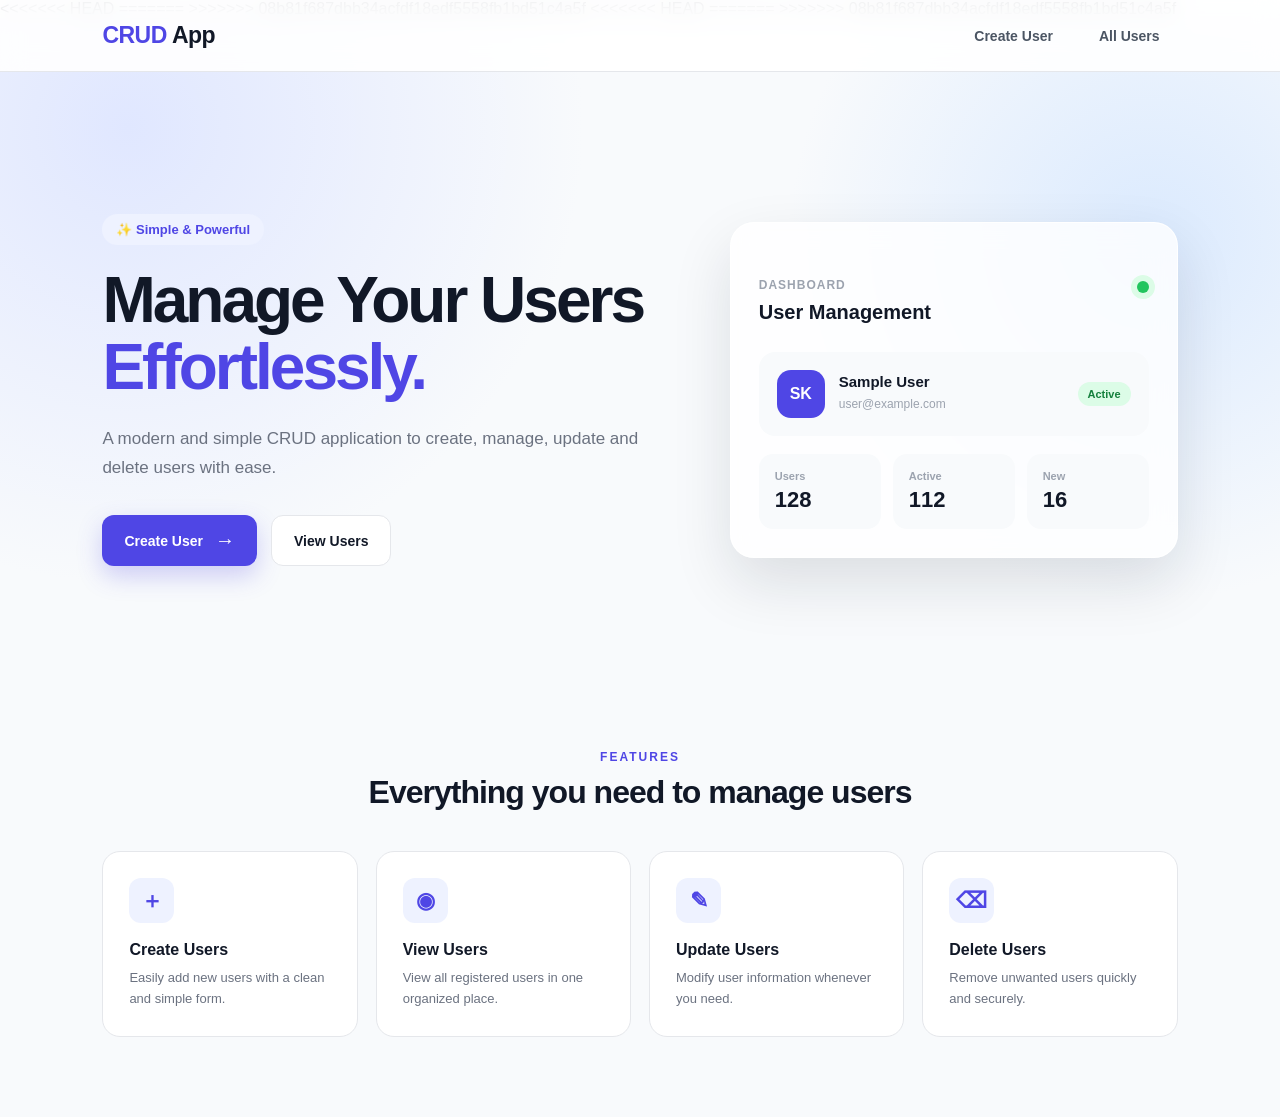
<file: frontend/index.html>
<!doctype html>
<html lang="en">
  <head>
    <meta charset="UTF-8" />
    <meta name="viewport" content="width=device-width, initial-scale=1.0" />
<<<<<<< HEAD
    <title>Document</title>
    <link rel="stylesheet" href="./styles/index.css">
=======

    <title>CRUD App</title>

    <link rel="stylesheet" href="./styles/index.css" />
>>>>>>> 08b81f687dbb34acfdf18edf5558fb1bd51c4a5f
  </head>

  <body>
<<<<<<< HEAD
    
=======

>>>>>>> 08b81f687dbb34acfdf18edf5558fb1bd51c4a5f
    <!-- NAVBAR -->
    <header class="navbar">
      <a href="./index.html" class="logo">
        <span>CRUD</span> App
      </a>

      <nav class="navlinks">
        <a href="./pages/CreateUser.html">Create User</a>
        <a href="./pages/Users.html">All Users</a>
      </nav>
    </header>


    <!-- HERO SECTION -->
    <main class="main-container">

      <section class="hero">

        <div class="hero-content">
          <div class="badge">
            ✨ Simple & Powerful
          </div>

          <h1>
            Manage Your Users
            <span>Effortlessly.</span>
          </h1>

          <p>
            A modern and simple CRUD application to create, manage,
            update and delete users with ease.
          </p>

          <div class="hero-buttons">
            <a href="./pages/CreateUser.html" class="primary-btn">
              Create User
              <span>→</span>
            </a>

            <a href="./pages/Users.html" class="secondary-btn">
              View Users
            </a>
          </div>
        </div>


        <!-- HERO CARD -->
        <div class="hero-card">

          <div class="card-header">
            <div>
              <p>Dashboard</p>
              <h3>User Management</h3>
            </div>

            <div class="status-dot"></div>
          </div>

          <div class="user-preview">
            <div class="avatar">SK</div>

            <div class="user-info">
              <h4>Sample User</h4>
              <p>user@example.com</p>
            </div>

            <span class="active">Active</span>
          </div>

          <div class="stats">
            <div class="stat">
              <span>Users</span>
              <strong>128</strong>
            </div>

            <div class="stat">
              <span>Active</span>
              <strong>112</strong>
            </div>

            <div class="stat">
              <span>New</span>
              <strong>16</strong>
            </div>
          </div>

        </div>

      </section>


      <!-- FEATURES -->
      <section class="features">

        <div class="section-heading">
          <p>FEATURES</p>
          <h2>Everything you need to manage users</h2>
        </div>

        <div class="feature-grid">

          <div class="feature-card">
            <div class="feature-icon">＋</div>
            <h3>Create Users</h3>
            <p>
              Easily add new users with a clean and simple form.
            </p>
          </div>

          <div class="feature-card">
            <div class="feature-icon">◉</div>
            <h3>View Users</h3>
            <p>
              View all registered users in one organized place.
            </p>
          </div>

          <div class="feature-card">
            <div class="feature-icon">✎</div>
            <h3>Update Users</h3>
            <p>
              Modify user information whenever you need.
            </p>
          </div>

          <div class="feature-card">
            <div class="feature-icon">⌫</div>
            <h3>Delete Users</h3>
            <p>
              Remove unwanted users quickly and securely.
            </p>
          </div>

        </div>

      </section>

    </main>

  </body>
</html>
</file>
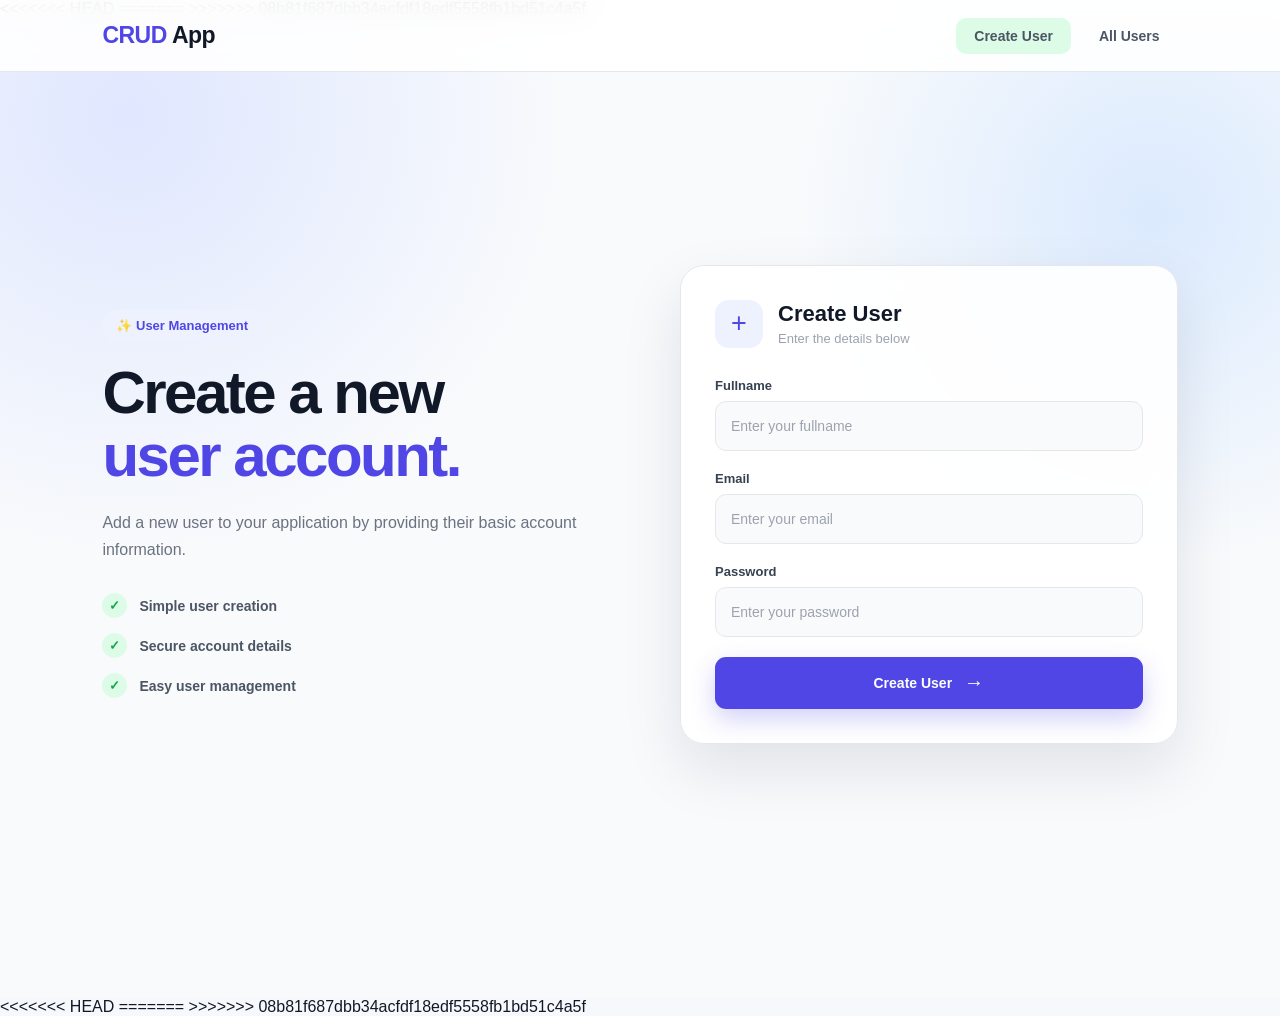
<file: frontend/pages/CreateUser.html>
<!doctype html>
<html lang="en">
<<<<<<< HEAD
<head>
  <meta charset="UTF-8">
  <meta name="viewport" content="width=device-width, initial-scale=1.0">
  <title>Document</title>
  <link rel="stylesheet" href="../styles//index.css">
</head>
<body>
 <!-- NAVBAR -->
=======
  <head>
    <meta charset="UTF-8" />
    <meta name="viewport" content="width=device-width, initial-scale=1.0" />

    <title>Create User | CRUD App</title>

    <link rel="stylesheet" href="../styles/index.css" />
  </head>

  <body>

    <!-- NAVBAR -->
>>>>>>> 08b81f687dbb34acfdf18edf5558fb1bd51c4a5f
    <header class="navbar">
      <a href="../index.html" class="logo">
        <span>CRUD</span> App
      </a>

      <nav class="navlinks">
        <a href="./CreateUser.html" class="active">
          Create User
        </a>

        <a href="./Users.html">
          All Users
        </a>
      </nav>
    </header>


    <!-- MAIN -->
    <main class="main-container">

      <section class="form-page">

        <!-- LEFT CONTENT -->
        <div class="form-intro">

          <div class="badge">
            ✨ User Management
          </div>

          <h1>
            Create a new
            <span>user account.</span>
          </h1>

          <p>
            Add a new user to your application by providing
            their basic account information.
          </p>

          <div class="intro-points">
            <div>
              <span>✓</span>
              Simple user creation
            </div>

            <div>
              <span>✓</span>
              Secure account details
            </div>

            <div>
              <span>✓</span>
              Easy user management
            </div>
          </div>

        </div>


        <!-- FORM CARD -->
        <div class="form-card">

          <div class="form-header">
            <div class="form-icon">
              +
            </div>

            <div>
              <h2>Create User</h2>
              <p>Enter the details below</p>
            </div>
          </div>


          <form id="form">

            <!-- FULLNAME -->
            <div class="input-group">
              <label for="fullname">
                Fullname
              </label>

              <input
                type="text"
                id="fullname"
                name="fullname"
                placeholder="Enter your fullname"
                required
              />
            </div>


            <!-- EMAIL -->
            <div class="input-group">
              <label for="email">
                Email
              </label>

              <input
                type="email"
                name="email"
                id="email"
                placeholder="Enter your email"
                required
              />
            </div>


            <!-- PASSWORD -->
            <div class="input-group">
              <label for="password">
                Password
              </label>

              <input
                type="password"
                name="password"
                id="password"
                placeholder="Enter your password"
                required
              />
            </div>


            <!-- BUTTON -->
            <button type="submit" class="create-btn">
              Create User
              <span>→</span>
            </button>

          </form>

        </div>

      </section>

    </main>


<<<<<<< HEAD
      <script src="../scripts/CreateUser.js"></script>
</body>
=======
    <script src="../scripts/CreateUser.js"></script>

  </body>
>>>>>>> 08b81f687dbb34acfdf18edf5558fb1bd51c4a5f
</html>
</file>
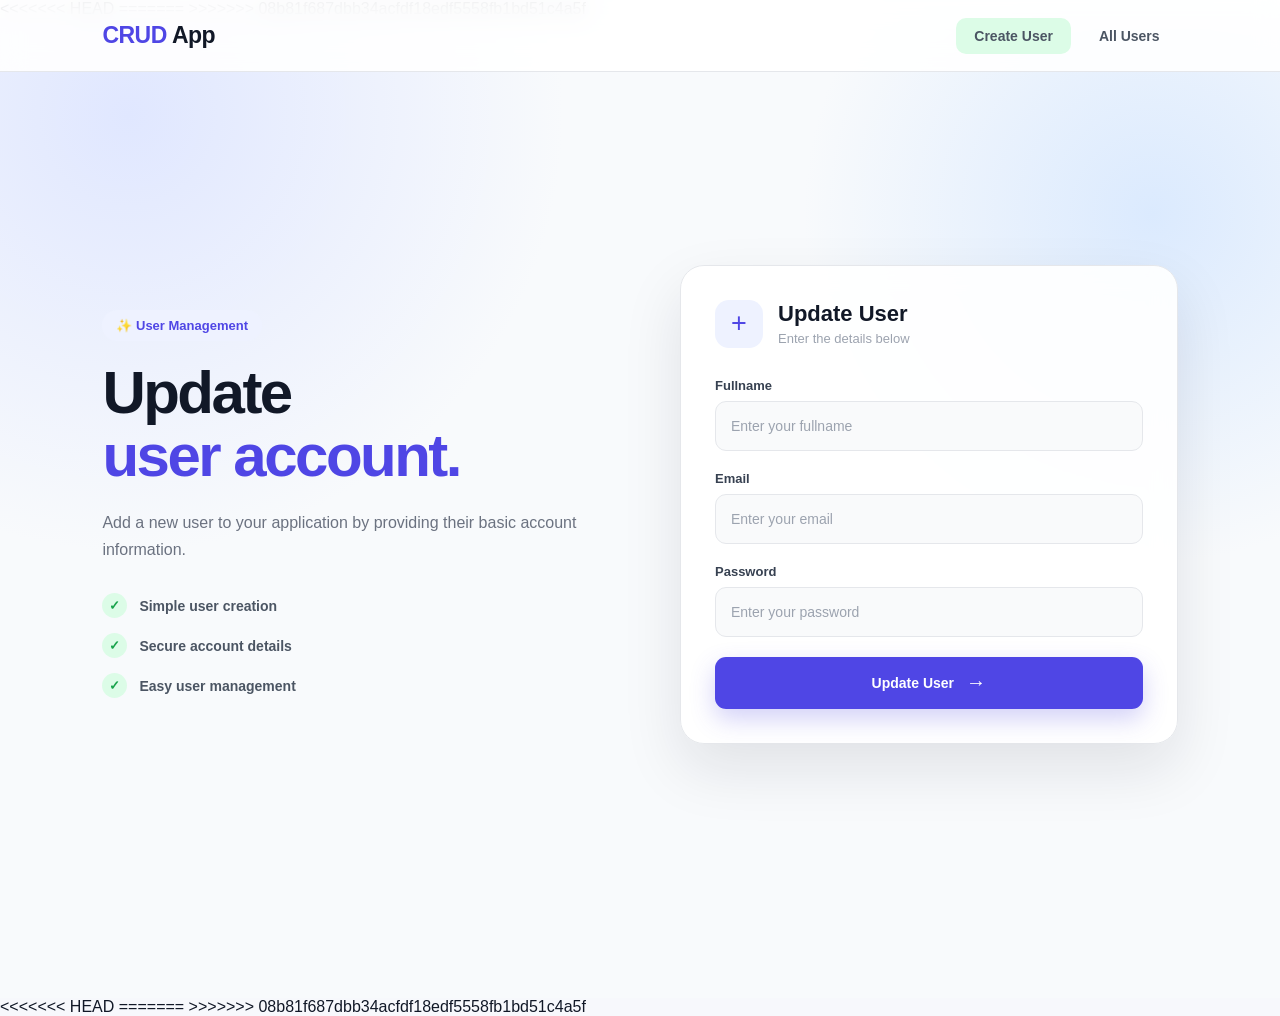
<file: frontend/pages/EditUser.html>
<!doctype html>
<html lang="en">
<<<<<<< HEAD
<head>
  <meta charset="UTF-8">
  <meta name="viewport" content="width=device-width, initial-scale=1.0">
  <title>Document</title>
  <link rel="stylesheet" href="../styles//index.css">

</head>
<body>
   <!-- NAVBAR -->
=======
  <head>
    <meta charset="UTF-8" />
    <meta name="viewport" content="width=device-width, initial-scale=1.0" />

    <title>Edit User | CRUD App</title>

    <link rel="stylesheet" href="../styles/index.css" />
  </head>

  <body>

    <!-- NAVBAR -->
>>>>>>> 08b81f687dbb34acfdf18edf5558fb1bd51c4a5f
    <header class="navbar">
      <a href="../index.html" class="logo">
        <span>CRUD</span> App
      </a>

      <nav class="navlinks">
        <a href="./CreateUser.html" class="active">
          Create User
        </a>

        <a href="./Users.html">
          All Users
        </a>
      </nav>
    </header>


    <!-- MAIN -->
    <main class="main-container">

      <section class="form-page">

        <!-- LEFT CONTENT -->
        <div class="form-intro">

          <div class="badge">
            ✨ User Management
          </div>

          <h1>
            Update
            <span>user account.</span>
          </h1>

          <p>
            Add a new user to your application by providing
            their basic account information.
          </p>

          <div class="intro-points">
            <div>
              <span>✓</span>
              Simple user creation
            </div>

            <div>
              <span>✓</span>
              Secure account details
            </div>

            <div>
              <span>✓</span>
              Easy user management
            </div>
          </div>

        </div>


        <!-- FORM CARD -->
        <div class="form-card">

          <div class="form-header">
            <div class="form-icon">
              +
            </div>

            <div>
              <h2>Update User</h2>
              <p>Enter the details below</p>
            </div>
          </div>


          <form id="form">

            <!-- FULLNAME -->
            <div class="input-group">
              <label for="fullname">
                Fullname
              </label>

              <input
                type="text"
                id="fullname"
                name="fullname"
                placeholder="Enter your fullname"
                required
              />
            </div>


            <!-- EMAIL -->
            <div class="input-group">
              <label for="email">
                Email
              </label>

              <input
                type="email"
                name="email"
                id="email"
                placeholder="Enter your email"
                required
              />
            </div>


            <!-- PASSWORD -->
            <div class="input-group">
              <label for="password">
                Password
              </label>

              <input
                type="password"
                name="password"
                id="password"
                placeholder="Enter your password"
                required
              />
            </div>


            <!-- BUTTON -->
            <button type="submit" class="create-btn">
              Update User
              <span>→</span>
            </button>

          </form>

        </div>

      </section>

    </main>


<<<<<<< HEAD
      <script src="../scripts/EditUser.js"></script>
</body>
=======
    <script src="../scripts/EditUser.js"></script>

  </body>
>>>>>>> 08b81f687dbb34acfdf18edf5558fb1bd51c4a5f
</html>
</file>
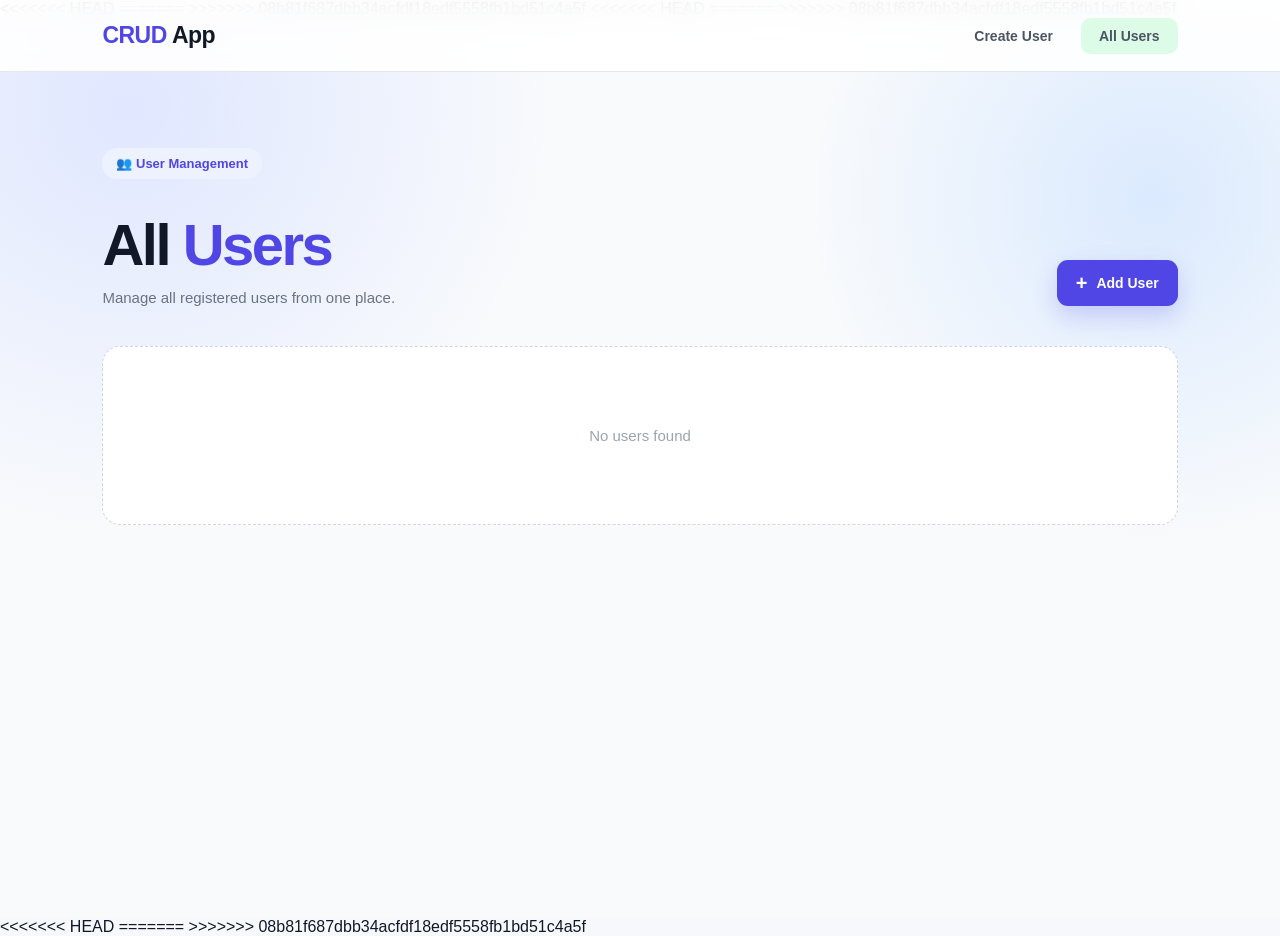
<file: frontend/pages/Users.html>
<!doctype html>
<html lang="en">
  <head>
    <meta charset="UTF-8" />
    <meta name="viewport" content="width=device-width, initial-scale=1.0" />
<<<<<<< HEAD
    <title>Document</title>
     <link rel="stylesheet" href="../styles//index.css">
=======

    <title>Users | CRUD App</title>

    <link rel="stylesheet" href="../styles/index.css" />
>>>>>>> 08b81f687dbb34acfdf18edf5558fb1bd51c4a5f
  </head>

  <body>
<<<<<<< HEAD
     <!-- NAVBAR -->
=======

    <!-- NAVBAR -->
>>>>>>> 08b81f687dbb34acfdf18edf5558fb1bd51c4a5f
    <header class="navbar">
      <a href="../index.html" class="logo">
        <span>CRUD</span> App
      </a>

      <nav class="navlinks">
        <a href="./CreateUser.html">
          Create User
        </a>

        <a href="./Users.html" class="active">
          All Users
        </a>
      </nav>
    </header>


    <!-- MAIN -->
    <main class="main-container users-page">

      <!-- PAGE HEADER -->
      <section class="users-header">

        <div>
          <div class="badge">
            👥 User Management
          </div>

          <h1>
            All <span>Users</span>
          </h1>

          <p>
            Manage all registered users from one place.
          </p>
        </div>

        <a href="./CreateUser.html" class="add-user-btn">
          <span>+</span>
          Add User
        </a>

      </section>


      <!-- USERS -->
      <section class="users-container"></section>

    </main>


<<<<<<< HEAD
      <script src="../scripts/Users.js"></script>
=======
    <script src="../scripts/Users.js"></script>

>>>>>>> 08b81f687dbb34acfdf18edf5558fb1bd51c4a5f
  </body>
</html>
</file>
<file: frontend/styles/index.css>
* {
  margin: 0;
  padding: 0;
  box-sizing: border-box;
  font-family: Inter, Arial, sans-serif;
}

body {
  background: #f7f8fc;
  color: #111827;
}

a {
  color: inherit;
  text-decoration: none;
}

/* =========================
   NAVBAR
========================= */

.navbar {
  height: 72px;
  width: 100%;
  background: rgba(255, 255, 255, 0.9);

  display: flex;
  align-items: center;
  justify-content: space-between;

  padding: 0 8%;

  position: fixed;
  top: 0;
  left: 0;
  z-index: 100;

  border-bottom: 1px solid #e5e7eb;

  backdrop-filter: blur(12px);
}

.logo {
  font-size: 23px;
  font-weight: 800;
  letter-spacing: -0.5px;
}

.logo span {
  color: #4f46e5;
}

.navlinks {
  display: flex;
  align-items: center;
  gap: 10px;
}

.navlinks a {
  padding: 10px 18px;
  border-radius: 10px;

  font-size: 14px;
  font-weight: 600;

  color: #4b5563;

  transition: 0.25s ease;
}

.navlinks a:hover {
  color: #4f46e5;
  background: #eef2ff;
}

/* =========================
   MAIN
========================= */

.main-container {
  min-height: 100vh;
  padding: 72px 8% 80px;

  background:
    radial-gradient(circle at 10% 10%, #e0e7ff 0, transparent 30%),
    radial-gradient(circle at 90% 20%, #dbeafe 0, transparent 25%), #f8fafc;
}

/* =========================
   HERO
========================= */

.hero {
  max-width: 1200px;
  min-height: 600px;

  margin: auto;

  display: grid;
  grid-template-columns: 1.1fr 0.9fr;

  align-items: center;
  gap: 80px;
}

.hero-content {
  animation: fadeUp 0.7s ease;
}

.badge {
  display: inline-block;

  padding: 8px 14px;

  margin-bottom: 22px;

  border-radius: 50px;

  background: #eef2ff;
  color: #4f46e5;

  font-size: 13px;
  font-weight: 700;
}

.hero h1 {
  max-width: 650px;

  font-size: clamp(42px, 5vw, 68px);

  line-height: 1.05;
  letter-spacing: -3px;

  color: #111827;
}

.hero h1 span {
  display: block;
  color: #4f46e5;
}

.hero p {
  max-width: 560px;

  margin-top: 24px;

  color: #6b7280;

  font-size: 17px;
  line-height: 1.7;
}

/* =========================
   BUTTONS
========================= */

.hero-buttons {
  display: flex;
  gap: 14px;

  margin-top: 32px;
}

.primary-btn,
.secondary-btn {
  display: flex;
  align-items: center;
  gap: 12px;

  padding: 14px 22px;

  border-radius: 12px;

  font-size: 14px;
  font-weight: 700;

  transition: 0.25s ease;
}

.primary-btn {
  color: white;
  background: #4f46e5;

  box-shadow: 0 10px 25px rgba(79, 70, 229, 0.25);
}

.primary-btn:hover {
  transform: translateY(-3px);
  background: #4338ca;
  box-shadow: 0 14px 30px rgba(79, 70, 229, 0.35);
}

.primary-btn span {
  font-size: 20px;
}

.secondary-btn {
  background: white;
  border: 1px solid #e5e7eb;
}

.secondary-btn:hover {
  transform: translateY(-3px);
  border-color: #c7d2fe;
  color: #4f46e5;
}

/* =========================
   HERO DASHBOARD CARD
========================= */

.hero-card {
  padding: 28px;

  background: rgba(255, 255, 255, 0.8);

  border: 1px solid rgba(255, 255, 255, 0.9);

  border-radius: 24px;

  box-shadow: 0 25px 60px rgba(15, 23, 42, 0.12);

  backdrop-filter: blur(15px);

  animation: float 4s ease-in-out infinite;
}

.card-header {
  display: flex;
  align-items: center;
  justify-content: space-between;

  margin-bottom: 28px;
}

.card-header p {
  color: #9ca3af;
  font-size: 12px;
  font-weight: 600;
  text-transform: uppercase;
  letter-spacing: 1px;
}

.card-header h3 {
  margin-top: 5px;
  font-size: 20px;
}

.status-dot {
  width: 12px;
  height: 12px;

  border-radius: 50%;

  background: #22c55e;

  box-shadow: 0 0 0 6px #dcfce7;
}

/* USER */

.user-preview {
  display: flex;
  align-items: center;

  padding: 18px;

  border-radius: 16px;

  background: #f8fafc;
}

.avatar {
  width: 48px;
  height: 48px;

  display: flex;
  align-items: center;
  justify-content: center;

  border-radius: 14px;

  background: #4f46e5;
  color: white;

  font-weight: 800;
}

.user-info {
  flex: 1;
  margin-left: 14px;
}

.user-info h4 {
  font-size: 15px;
}

.user-info p {
  margin-top: 4px;
  color: #9ca3af;
  font-size: 12px;
}

.active {
  padding: 6px 10px;

  border-radius: 20px;

  background: #dcfce7;
  color: #15803d;

  font-size: 11px;
  font-weight: 700;
}

/* STATS */

.stats {
  display: grid;
  grid-template-columns: repeat(3, 1fr);

  gap: 12px;

  margin-top: 18px;
}

.stat {
  padding: 16px;

  background: #f8fafc;

  border-radius: 14px;
}

.stat span {
  display: block;

  color: #9ca3af;

  font-size: 11px;
  font-weight: 600;
}

.stat strong {
  display: block;

  margin-top: 5px;

  font-size: 22px;
}

/* =========================
   FEATURES
========================= */

.features {
  max-width: 1200px;
  margin: 60px auto 0;
}

.section-heading {
  text-align: center;
  margin-bottom: 40px;
}

.section-heading p {
  color: #4f46e5;

  font-size: 12px;
  font-weight: 800;

  letter-spacing: 2px;
}

.section-heading h2 {
  max-width: 600px;

  margin: 10px auto 0;

  font-size: 32px;

  letter-spacing: -1px;
}

/* FEATURE GRID */

.feature-grid {
  display: grid;

  grid-template-columns: repeat(4, 1fr);

  gap: 18px;
}

.feature-card {
  padding: 26px;

  background: white;

  border: 1px solid #e5e7eb;

  border-radius: 18px;

  transition: 0.3s ease;
}

.feature-card:hover {
  transform: translateY(-7px);

  border-color: #c7d2fe;

  box-shadow: 0 15px 35px rgba(15, 23, 42, 0.08);
}

.feature-icon {
  width: 45px;
  height: 45px;

  display: flex;
  align-items: center;
  justify-content: center;

  margin-bottom: 18px;

  border-radius: 12px;

  background: #eef2ff;
  color: #4f46e5;

  font-size: 22px;
  font-weight: 700;
}

.feature-card h3 {
  font-size: 16px;
}

.feature-card p {
  margin-top: 9px;

  color: #6b7280;

  font-size: 13px;
  line-height: 1.6;
}

/* =========================
   ANIMATIONS
========================= */

@keyframes fadeUp {
  from {
    opacity: 0;
    transform: translateY(25px);
  }

  to {
    opacity: 1;
    transform: translateY(0);
  }
}

@keyframes float {
  0%,
  100% {
    transform: translateY(0);
  }

  50% {
    transform: translateY(-10px);
  }
}

/* =========================
   RESPONSIVE
========================= */

@media (max-width: 900px) {
  .navbar {
    padding: 0 5%;
  }

  .main-container {
    padding-left: 5%;
    padding-right: 5%;
  }

  .hero {
    grid-template-columns: 1fr;

    gap: 50px;

    padding-top: 60px;
  }

  .hero-content {
    text-align: center;
  }

  .hero h1,
  .hero p {
    margin-left: auto;
    margin-right: auto;
  }

  .hero-buttons {
    justify-content: center;
  }

  .feature-grid {
    grid-template-columns: repeat(2, 1fr);
  }
}

@media (max-width: 600px) {
  .navbar {
    height: 64px;
  }

  .logo {
    font-size: 19px;
  }

  .navlinks {
    gap: 0;
  }

  .navlinks a {
    padding: 8px;
    font-size: 12px;
  }

  .main-container {
    padding-top: 64px;
  }

  .hero {
    min-height: auto;
    padding: 70px 0 30px;
  }

  .hero h1 {
    font-size: 42px;
    letter-spacing: -2px;
  }

  .hero p {
    font-size: 15px;
  }

  .hero-buttons {
    flex-direction: column;
  }

  .primary-btn,
  .secondary-btn {
    justify-content: center;
  }

  .hero-card {
    padding: 20px;
  }

  .feature-grid {
    grid-template-columns: 1fr;
  }

  .section-heading h2 {
    font-size: 26px;
  }
}

/* =================================
   CREATE USER PAGE
================================= */

.form-page {
  max-width: 1100px;
  min-height: calc(100vh - 72px);

  margin: auto;

  display: grid;
  grid-template-columns: 1fr 1fr;

  align-items: center;

  gap: 80px;

  padding: 70px 0;
}

/* =================================
   FORM INTRO
================================= */

.form-intro {
  animation: fadeUp 0.7s ease;
}

.form-intro .badge {
  margin-bottom: 20px;
}

.form-intro h1 {
  font-size: clamp(40px, 5vw, 60px);

  line-height: 1.05;

  letter-spacing: -2.5px;

  color: #111827;
}

.form-intro h1 span {
  display: block;

  color: #4f46e5;
}

.form-intro > p {
  max-width: 480px;

  margin-top: 22px;

  color: #6b7280;

  font-size: 16px;

  line-height: 1.7;
}

/* =================================
   INTRO POINTS
================================= */

.intro-points {
  display: flex;

  flex-direction: column;

  gap: 15px;

  margin-top: 30px;
}

.intro-points div {
  display: flex;

  align-items: center;

  gap: 12px;

  color: #4b5563;

  font-size: 14px;

  font-weight: 600;
}

.intro-points span {
  width: 25px;
  height: 25px;

  display: flex;

  align-items: center;
  justify-content: center;

  border-radius: 50%;

  background: #dcfce7;

  color: #16a34a;

  font-size: 13px;

  font-weight: bold;
}

/* =================================
   FORM CARD
================================= */

.form-card {
  padding: 34px;

  background: rgba(255, 255, 255, 0.9);

  border: 1px solid #e5e7eb;

  border-radius: 24px;

  box-shadow: 0 25px 60px rgba(15, 23, 42, 0.1);

  backdrop-filter: blur(12px);

  animation: fadeUp 0.7s ease 0.15s both;
}

/* =================================
   FORM HEADER
================================= */

.form-header {
  display: flex;

  align-items: center;

  gap: 15px;

  margin-bottom: 30px;
}

.form-icon {
  width: 48px;
  height: 48px;

  display: flex;

  align-items: center;
  justify-content: center;

  border-radius: 14px;

  background: #eef2ff;

  color: #4f46e5;

  font-size: 27px;

  font-weight: 500;
}

.form-header h2 {
  font-size: 22px;

  color: #111827;
}

.form-header p {
  margin-top: 4px;

  color: #9ca3af;

  font-size: 13px;
}

/* =================================
   INPUT GROUP
================================= */

.input-group {
  display: flex;

  flex-direction: column;

  gap: 8px;

  margin-bottom: 20px;
}

.input-group label {
  color: #374151;

  font-size: 13px;

  font-weight: 700;
}

.input-group input {
  width: 100%;

  height: 50px;

  padding: 0 15px;

  border: 1px solid #e5e7eb;

  border-radius: 11px;

  outline: none;

  background: #f9fafb;

  color: #111827;

  font-size: 14px;

  transition: 0.25s ease;
}

.input-group input::placeholder {
  color: #9ca3af;
}

.input-group input:hover {
  border-color: #c7d2fe;
}

.input-group input:focus {
  background: white;

  border-color: #6366f1;

  box-shadow: 0 0 0 4px rgba(99, 102, 241, 0.1);
}

/* =================================
   CREATE BUTTON
================================= */

.create-btn {
  width: 100%;

  height: 52px;

  margin-top: 8px;

  border: none;

  border-radius: 11px;

  background: #4f46e5;

  color: white;

  display: flex;

  align-items: center;
  justify-content: center;

  gap: 12px;

  cursor: pointer;

  font-size: 14px;

  font-weight: 700;

  box-shadow: 0 10px 25px rgba(79, 70, 229, 0.25);

  transition: 0.25s ease;
}

.create-btn span {
  font-size: 20px;
}

.create-btn:hover {
  background: #4338ca;

  transform: translateY(-2px);

  box-shadow: 0 14px 30px rgba(79, 70, 229, 0.3);
}

.create-btn:active {
  transform: translateY(0);
}

/* =================================
   RESPONSIVE
================================= */

@media (max-width: 900px) {
  .form-page {
    grid-template-columns: 1fr;

    gap: 40px;

    max-width: 650px;
  }

  .form-intro {
    text-align: center;
  }

  .form-intro > p {
    margin-left: auto;
    margin-right: auto;
  }

  .intro-points {
    align-items: center;
  }
}

@media (max-width: 600px) {
  .form-page {
    padding: 45px 0;

    min-height: auto;
  }

  .form-intro h1 {
    font-size: 40px;

    letter-spacing: -2px;
  }

  .form-intro > p {
    font-size: 14px;
  }

  .form-card {
    padding: 24px;

    border-radius: 18px;
  }

  .form-header {
    margin-bottom: 25px;
  }
}


/* =========================================
   USERS PAGE
========================================= */

.users-page {
  min-height: 100vh;
  padding-top: 130px;
}


/* =========================================
   USERS HEADER
========================================= */

.users-header {
  max-width: 1200px;

  margin: 0 auto 40px;

  display: flex;

  align-items: flex-end;
  justify-content: space-between;

  gap: 30px;
}

.users-header h1 {
  margin-top: 15px;

  font-size: clamp(40px, 5vw, 58px);

  line-height: 1;

  letter-spacing: -2.5px;

  color: #111827;
}

.users-header h1 span {
  color: #4f46e5;
}

.users-header p {
  margin-top: 15px;

  color: #6b7280;

  font-size: 15px;
}


/* =========================================
   ADD USER BUTTON
========================================= */

.add-user-btn {
  display: flex;

  align-items: center;

  gap: 9px;

  padding: 13px 19px;

  border-radius: 11px;

  background: #4f46e5;

  color: white;

  font-size: 14px;

  font-weight: 700;

  white-space: nowrap;

  box-shadow:
    0 10px 25px rgba(79, 70, 229, 0.22);

  transition: 0.25s ease;
}

.add-user-btn span {
  font-size: 20px;

  line-height: 1;
}

.add-user-btn:hover {
  background: #4338ca;

  transform: translateY(-2px);

  box-shadow:
    0 14px 30px rgba(79, 70, 229, 0.3);
}


/* =========================================
   USERS CONTAINER
========================================= */

.users-container {
  max-width: 1200px;

  margin: auto;

  display: grid;

  grid-template-columns:
    repeat(3, minmax(0, 1fr));

  gap: 20px;
}


/* =========================================
   USER CARD
========================================= */

.users-container .card {
  position: relative;

  padding: 25px;

  background: rgba(255, 255, 255, 0.9);

  border: 1px solid #e5e7eb;

  border-radius: 18px;

  box-shadow:
    0 8px 30px rgba(15, 23, 42, 0.05);

  overflow: hidden;

  transition: 0.3s ease;

  animation: fadeUp 0.5s ease both;
}


/* TOP ACCENT */

.users-container .card::before {
  content: "";

  position: absolute;

  top: 0;
  left: 0;

  width: 100%;
  height: 4px;

  background: #4f46e5;
}


/* HOVER */

.users-container .card:hover {
  transform: translateY(-6px);

  border-color: #c7d2fe;

  box-shadow:
    0 18px 40px rgba(15, 23, 42, 0.09);
}


/* =========================================
   USER AVATAR
========================================= */

.users-container .card::after {
  content: "👤";

  position: absolute;

  top: 23px;
  right: 23px;

  width: 42px;
  height: 42px;

  display: flex;

  align-items: center;
  justify-content: center;

  border-radius: 12px;

  background: #eef2ff;

  font-size: 18px;
}


/* =========================================
   USER DETAILS
========================================= */

.users-container .card h3 {
  max-width: 70%;

  margin-bottom: 16px;

  color: #111827;

  font-size: 19px;

  font-weight: 750;
}

.users-container .card p {
  margin-bottom: 8px;

  color: #6b7280;

  font-size: 13px;

  line-height: 1.5;

  word-break: break-word;
}


/* PASSWORD */

.users-container .card p:nth-of-type(2) {
  padding: 8px 10px;

  width: fit-content;

  max-width: 100%;

  border-radius: 7px;

  background: #f3f4f6;

  color: #9ca3af;

  font-family: monospace;

  letter-spacing: 2px;
}


/* =========================================
   BUTTONS
========================================= */

.users-container .card button {
  margin-top: 18px;

  padding: 9px 15px;

  border-radius: 9px;

  border: none;

  cursor: pointer;

  font-size: 12px;

  font-weight: 700;

  transition: 0.2s ease;
}


/* EDIT */

.users-container .card button:first-of-type {
  background: #eef2ff;

  color: #4f46e5;

  margin-right: 7px;
}

.users-container .card button:first-of-type:hover {
  background: #e0e7ff;

  transform: translateY(-1px);
}


/* DELETE */

.users-container .card button:last-of-type {
  background: #fef2f2;

  color: #dc2626;
}

.users-container .card button:last-of-type:hover {
  background: #fee2e2;

  transform: translateY(-1px);
}


/* =========================================
   EMPTY STATE
========================================= */

.users-container:empty::before {
  content: "No users found";

  grid-column: 1 / -1;

  padding: 80px 20px;

  text-align: center;

  background: white;

  border: 1px dashed #d1d5db;

  border-radius: 18px;

  color: #9ca3af;

  font-size: 15px;
}


/* =========================================
   RESPONSIVE
========================================= */

@media (max-width: 950px) {

  .users-container {
    grid-template-columns:
      repeat(2, minmax(0, 1fr));
  }
}


@media (max-width: 650px) {

  .users-page {
    padding-top: 105px;
  }

  .users-header {
    align-items: flex-start;

    flex-direction: column;
  }

  .users-header h1 {
    font-size: 42px;
  }

  .add-user-btn {
    width: 100%;

    justify-content: center;
  }

  .users-container {
    grid-template-columns: 1fr;
  }

  .users-container .card {
    padding: 22px;
  }
}
</file>
